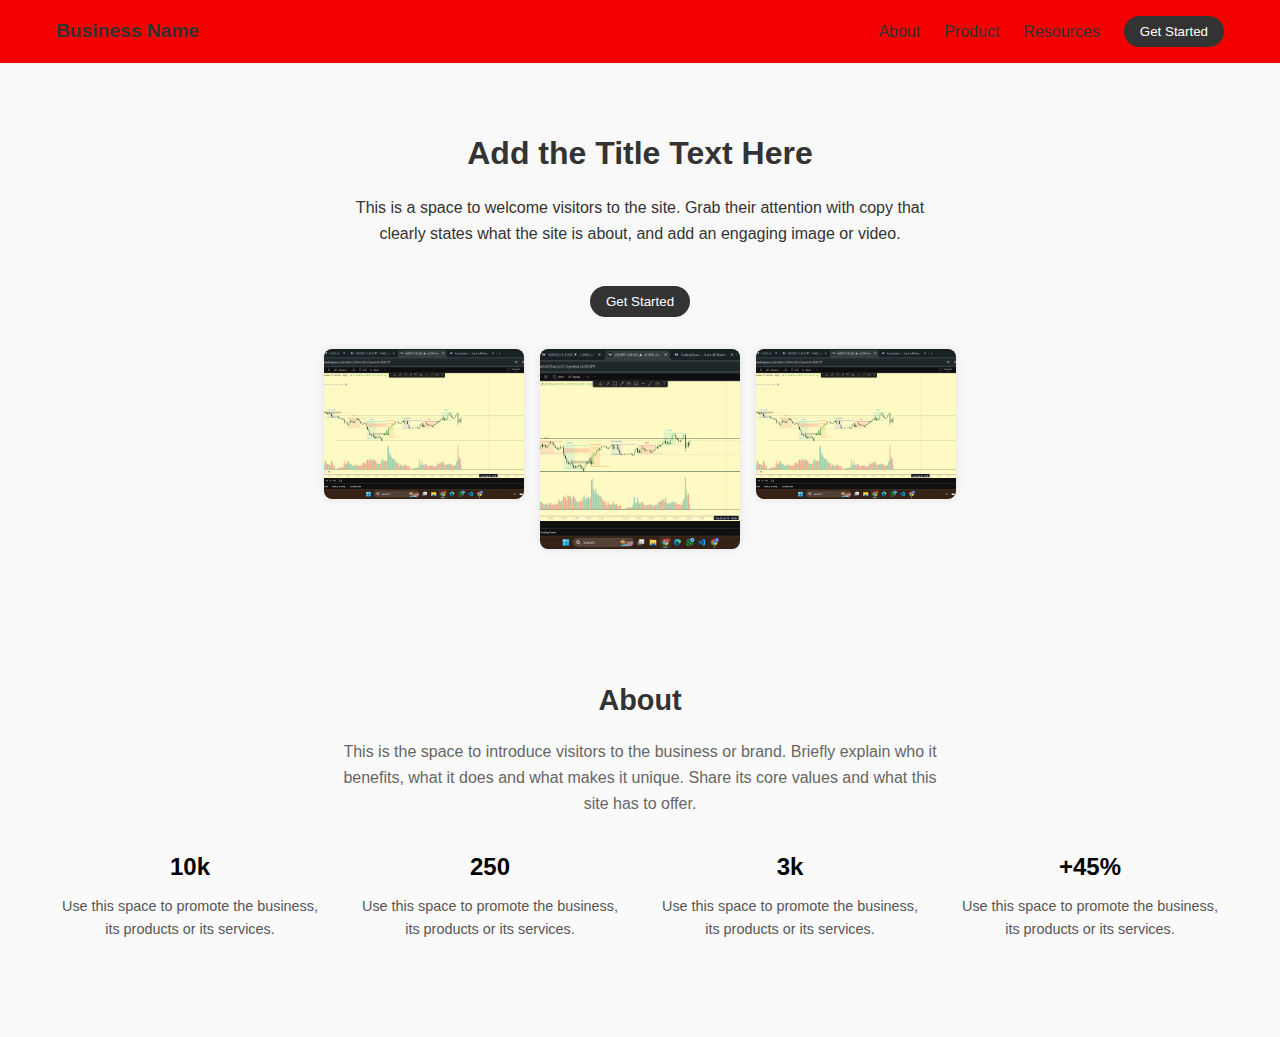
<file: index.html>
<!DOCTYPE html>
<html lang="en">
<head>
  <meta charset="UTF-8" />
  <meta name="viewport" content="width=device-width, initial-scale=1.0" />
  <title>Business Landing Page</title>
  <style>
    * {
      margin: 0;
      padding: 0;
      box-sizing: border-box;
    }

    body {
      font-family: Arial, sans-serif;
      line-height: 1.6;
      color: #333;
      background: #fff;
    }

    .container {
      max-width: 1200px;
      margin: 0 auto;
      padding: 0 1rem;
    }

    header {
      width: 100%;
      background-color: #f50000;
      padding: 1rem 0;
      border-bottom: 1px solid #eee;
    }

    .header-container {
      display: flex;
      justify-content: space-between;
      align-items: center;
      flex-wrap: nowrap;
    }

    .logo {
      font-weight: bold;
      font-size: 1.2rem;
    }

    nav {
      display: flex;
      gap: 1.5rem;
      align-items: center;
    }

    nav a {
      text-decoration: none;
      color: #333;
      font-weight: 500;
    }

    .btn-primary {
      background-color: #333;
      color: #fff;
      padding: 0.5rem 1rem;
      border: none;
      border-radius: 20px;
      cursor: pointer;
    }

    .hero {
      width: 100%;
      text-align: center;
      padding: 4rem 0;
      background-color: #f9f9f9;
    }

    .hero h1 {
      font-size: 2rem;
      margin-bottom: 1rem;
    }

    .hero p {
      font-size: 1rem;
      max-width: 600px;
      margin: 0 auto 1.5rem;
    }

    .hero .btn-primary {
      margin-top: 1rem;
    }

    .hero-images {
      display: flex;
      justify-content: center;
      gap: 1rem;
      margin-top: 2rem;
      flex-wrap: wrap;
    }

    .hero-images img {
      width: 200px;
      height: 150px;
      object-fit: cover;
      border-radius: 8px;
      box-shadow: 0 0 8px rgba(0, 0, 0, 0.1);
    }

    .about {
      width: 100%;
      padding: 4rem 0;
      background: #fafafa;
      text-align: center;
    }

    .about h2 {
      margin-bottom: 1rem;
      font-size: 1.8rem;
    }

    .about p {
      max-width: 600px;
      margin: 0 auto 2rem;
      font-size: 1rem;
      color: #666;
    }

    .stats {
      display: flex;
      justify-content: space-around;
      flex-wrap: wrap;
      gap: 2rem;
    }

    .stat {
      flex: 1 1 150px;
      text-align: center;
    }

    .stat h3 {
      font-size: 1.5rem;
      margin-bottom: 0.5rem;
      color: #000;
    }

    .stat p {
      font-size: 0.9rem;
      color: #555;
    }

    @media (max-width: 768px) {
      .hero h1 {
        font-size: 1.5rem;
      }

      .about h2 {
        font-size: 1.5rem;
      }

      nav {
        gap: 1rem;
        flex-wrap: wrap;
        justify-content: center;
      }
    }

    @media (max-width: 480px) {
      .hero-images img {
        width: 100%;
        height: 120px;
      }

      .stats {
        flex-direction: column;
        align-items: center;
      }
    }
  </style>
</head>
<body>
  <header>
    <div class="container header-container">
      <div class="logo">Business Name</div>
      <nav>
        <a href="#">About</a>
        <a href="#">Product</a>
        <a href="#">Resources</a>
        <button class="btn-primary">Get Started</button>
      </nav>
    </div>
  </header>

  <section class="hero">
    <div class="container">
      <h1>Add the Title Text Here</h1>
      <p>This is a space to welcome visitors to the site. Grab their attention with copy that clearly states what the site is about, and add an engaging image or video.</p>
      <button class="btn-primary">Get Started</button>
      <div class="hero-images">
        <img src="Screenshot (126).png" alt="Image 1" />
        <img src="Screenshot (126).png" alt="Image 2" style="height: 200px;" />
        <img src="Screenshot (126).png" alt="Image 3" />
      </div>
    </div>
  </section>

  <section class="about">
    <div class="container">
      <h2>About</h2>
      <p>This is the space to introduce visitors to the business or brand. Briefly explain who it benefits, what it does and what makes it unique. Share its core values and what this site has to offer.</p>
      <div class="stats">
        <div class="stat">
          <h3>10k</h3>
          <p>Use this space to promote the business, its products or its services.</p>
        </div>
        <div class="stat">
          <h3>250</h3>
          <p>Use this space to promote the business, its products or its services.</p>
        </div>
        <div class="stat">
          <h3>3k</h3>
          <p>Use this space to promote the business, its products or its services.</p>
        </div>
        <div class="stat">
          <h3>+45%</h3>
          <p>Use this space to promote the business, its products or its services.</p>
        </div>
      </div>
    </div>
  </section>
</body>
</html>
</file>
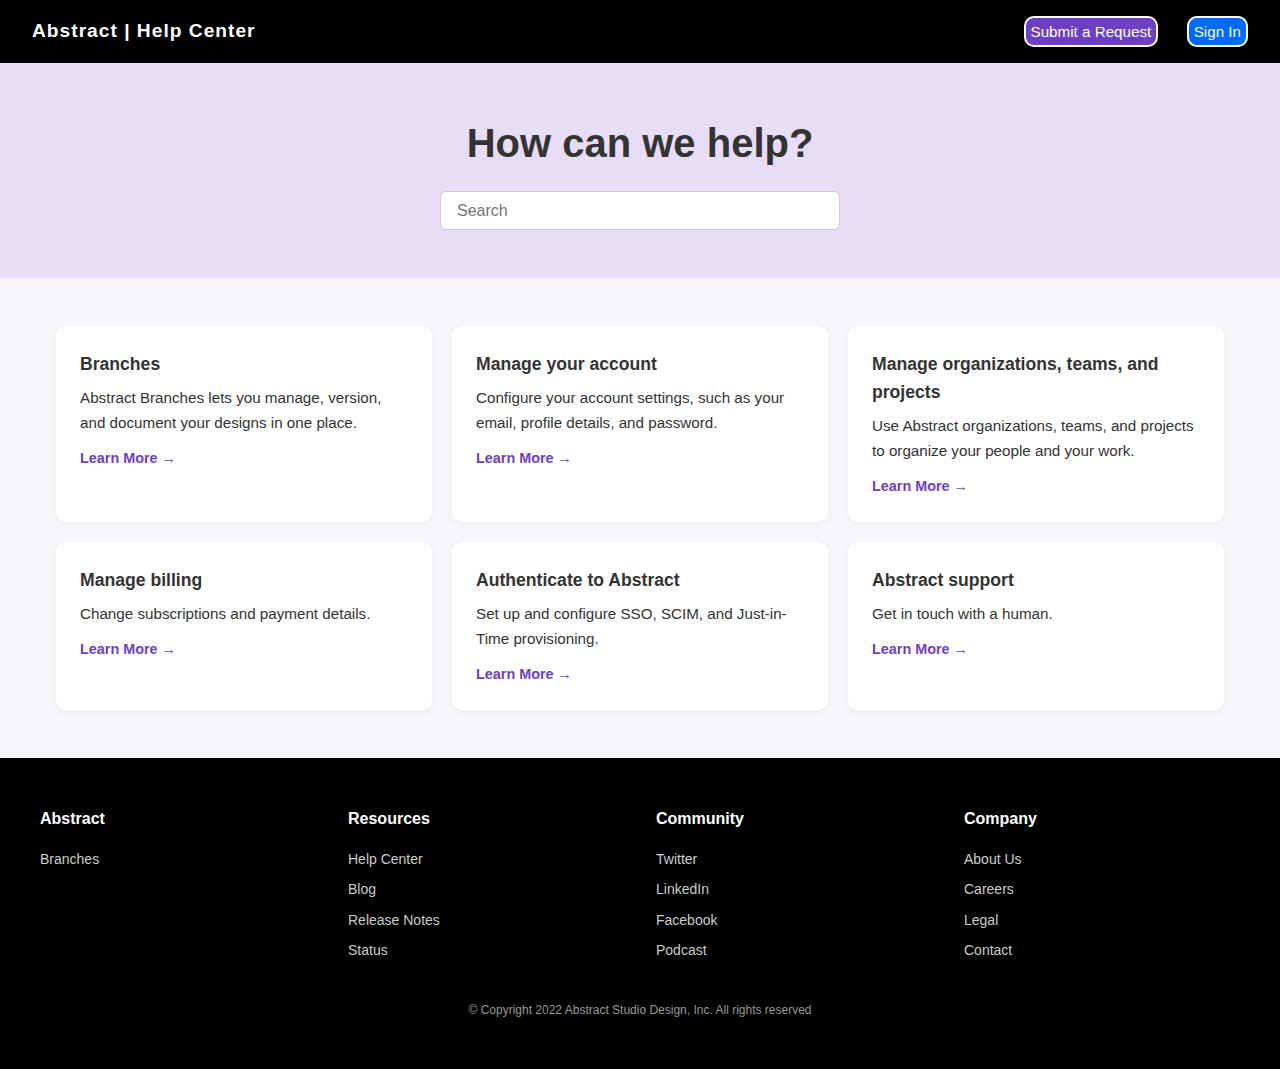
<file: design.html>
<!DOCTYPE html>
<html lang="en">
<head>
  <meta charset="UTF-8" />
  <meta name="viewport" content="width=device-width, initial-scale=1.0"/>
  <title>Help Center</title>
  <style>
    * {
      box-sizing: border-box;
      margin: 0;
      padding: 0;
    }

    body {
      font-family: Arial, sans-serif;
      background-color: #f7f7fb;
      color: #333;
      line-height: 1.6;
    }
    .sub{
        background-color: #6c3fc5;
       color: #fff;
      text-decoration: none;
      margin-left: 1.5rem;
      padding: 5px;
      border-radius: 10px;
      font-size: 0.95rem;
      border: 2px solid white;
    }

    /* Top Navbar */
    .topbar {
      background-color: #000;
      color: white;
      padding: 1rem 2rem;
      display: flex;
      align-items: center;
      justify-content: space-between;
    }

    .topbar .logo {
      font-size: 1.2rem;
      font-weight: bold;
      letter-spacing: 1px;
    }

    .topbar .menu a {
       background-color: #006aff;
       color: #fff;
      text-decoration: none;
      margin-left: 1.5rem;
      padding: 5px;
      border-radius: 10px;
      font-size: 0.95rem;
      border: 2px solid white;
    }

    .topbar .menu a:hover {
      text-decoration: underline;
    }

    /* Header */
    .hero {
      background-color: #e7ddf7;
      padding: 3rem 1rem;
      text-align: center;
    }

    .hero h1 {
      font-size: 2.5rem;
      margin-bottom: 1rem;
    }

    .hero input {
      padding: 0.6rem 1rem;
      width: 90%;
      max-width: 400px;
      border: 1px solid #ccc;
      border-radius: 6px;
      font-size: 1rem;
    }

    /* Card Grid */
    .cards {
      display: grid;
      grid-template-columns: 1fr;
      gap: 20px;
      padding: 3rem 1rem;
      max-width: 1200px;
      margin: auto;
    }

    .card {
      background: #fff;
      padding: 1.5rem;
      border-radius: 10px;
      box-shadow: 0 2px 10px rgba(0,0,0,0.05);
    }

    .card h2 {
      font-size: 1.1rem;
      margin-bottom: 0.5rem;
    }

    .card p {
      font-size: 0.95rem;
      margin-bottom: 0.6rem;
    }

    .card a {
      color: #6c3fc5;
      text-decoration: none;
      font-weight: bold;
      font-size: 0.9rem;
    }

    .card a:hover {
      text-decoration: underline;
    }

    /* Footer */
    footer {
      background-color: #000;
      color: #fff;
      padding: 3rem 1rem;
      font-size: 14px;
    }

    .footer-grid {
      display: grid;
      grid-template-columns: repeat(auto-fit, minmax(160px, 1fr));
      gap: 2rem;
      max-width: 1200px;
      margin: auto;
    }

    .footer-grid h3 {
      margin-bottom: 1rem;
      font-size: 1rem;
      font-weight: bold;
    }

    .footer-grid ul {
      list-style: none;
      padding: 0;
    }

    .footer-grid li {
      margin-bottom: 0.5rem;
      color: #ccc;
      cursor: pointer;
    }

    .footer-grid li:hover {
      color: #fff;
    }

    .footer-bottom {
      text-align: center;
      margin-top: 2rem;
      color: #999;
      font-size: 12px;
    }

    /* Responsive */
    @media (min-width: 600px) {
      .cards {
        grid-template-columns: repeat(2, 1fr);
      }
    }

    @media (min-width: 1000px) {
      .cards {
        grid-template-columns: repeat(3, 1fr);
      }
    }
  </style>
</head>
<body>

  <!-- Top Black Bar -->
  <div class="topbar">
    <div class="logo">Abstract | Help Center</div>
    
    <div class="menu">
        <button class="sub">Submit a Request</button>
      <a href="#">Sign In</a>
    </div>
    
  </div>

  <!-- Header -->
  <section class="hero">
    <h1>How can we help?</h1>
    <input type="text" placeholder="Search">
  </section>

  <!-- Cards -->
  <section class="cards">
    <div class="card">
      <h2>Branches</h2>
      <p>Abstract Branches lets you manage, version, and document your designs in one place.</p>
      <a href="#">Learn More →</a>
    </div>
    <div class="card">
      <h2>Manage your account</h2>
      <p>Configure your account settings, such as your email, profile details, and password.</p>
      <a href="#">Learn More →</a>
    </div>
    <div class="card">
      <h2>Manage organizations, teams, and projects</h2>
      <p>Use Abstract organizations, teams, and projects to organize your people and your work.</p>
      <a href="#">Learn More →</a>
    </div>
    <div class="card">
      <h2>Manage billing</h2>
      <p>Change subscriptions and payment details.</p>
      <a href="#">Learn More →</a>
    </div>
    <div class="card">
      <h2>Authenticate to Abstract</h2>
      <p>Set up and configure SSO, SCIM, and Just-in-Time provisioning.</p>
      <a href="#">Learn More →</a>
    </div>
    <div class="card">
      <h2>Abstract support</h2>
      <p>Get in touch with a human.</p>
      <a href="#">Learn More →</a>
    </div>
  </section>

  <!-- Footer -->
  <footer>
    <div class="footer-grid">
      <div>
        <h3>Abstract</h3>
        <ul><li>Branches</li></ul>
      </div>
      <div>
        <h3>Resources</h3>
        <ul>
          <li>Help Center</li>
          <li>Blog</li>
          <li>Release Notes</li>
          <li>Status</li>
        </ul>
      </div>
      <div>
        <h3>Community</h3>
        <ul>
          <li>Twitter</li>
          <li>LinkedIn</li>
          <li>Facebook</li>
          <li>Podcast</li>
        </ul>
      </div>
      <div>
        <h3>Company</h3>
        <ul>
          <li>About Us</li>
          <li>Careers</li>
          <li>Legal</li>
          <li>Contact</li>
        </ul>
      </div>
    </div>
    <p class="footer-bottom">© Copyright 2022 Abstract Studio Design, Inc. All rights reserved</p>
  </footer>

</body>
</html>
</file>
